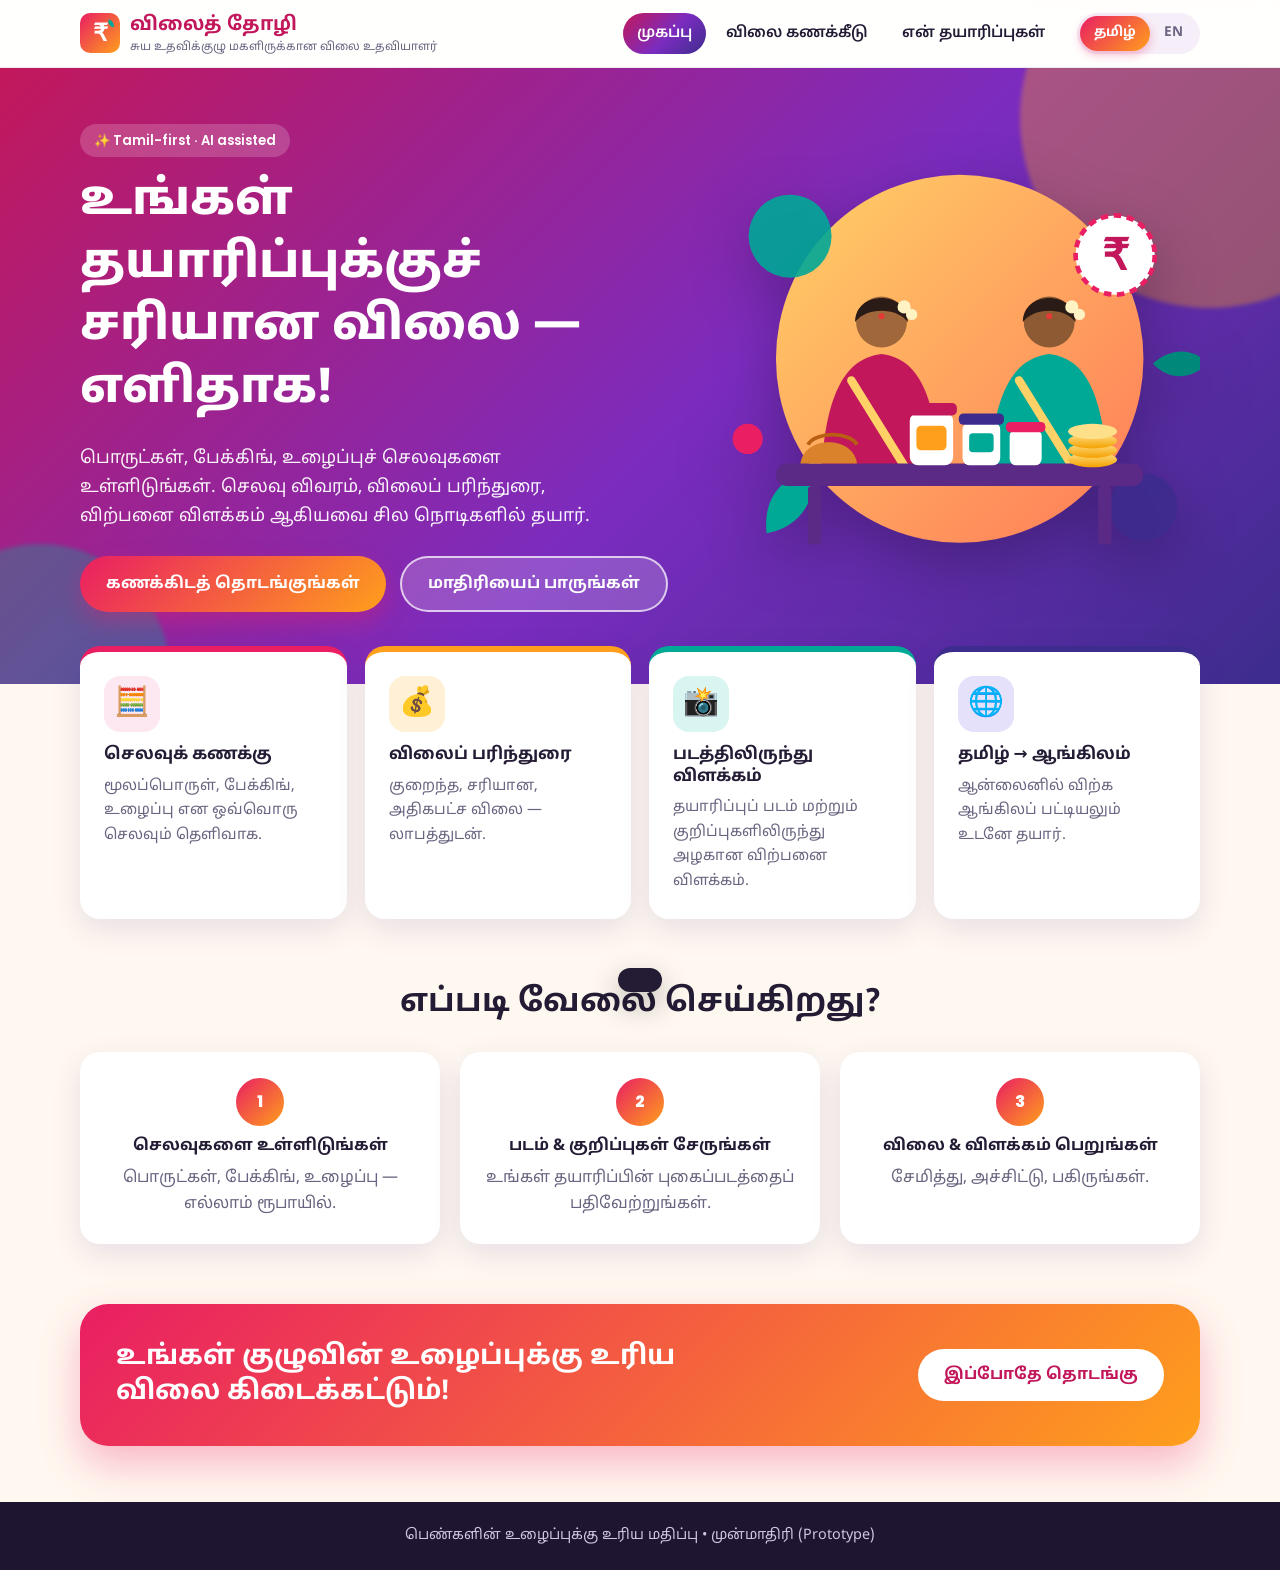
<file: docs/index.html>
<!doctype html>
<html lang="ta">
<head>
  <meta charset="utf-8">
  <meta name="viewport" content="width=device-width, initial-scale=1">
  <title>விலைத் தோழி · VilaiThozhi</title>
  <link rel="preconnect" href="https://fonts.googleapis.com">
  <link rel="preconnect" href="https://fonts.gstatic.com" crossorigin>
  <link href="https://fonts.googleapis.com/css2?family=Noto+Sans+Tamil:wght@400;500;600;700;800&family=Poppins:wght@400;500;600;700;800&display=swap" rel="stylesheet">
  <link rel="icon" href="static/img/logo.svg">
  <link rel="stylesheet" href="static/css/style.css">
</head>
<body>
  <header class="site-header">
    <div class="container header-inner">
      <a class="brand" href="index.html">
        <img src="static/img/logo.svg" alt="" width="40" height="40">
        <span><b data-i18n="brand">விலைத் தோழி</b><small data-i18n="tagline"></small></span>
      </a>
      <nav class="nav">
        <a href="index.html" class="active" data-i18n="nav_home"></a>
        <a href="calculator.html" class="" data-i18n="nav_calc"></a>
        <a href="products.html" class="" data-i18n="nav_products"></a>
      </nav>
      <div class="lang-switch" role="group" aria-label="Language">
        <button class="lang-btn" data-lang="ta">தமிழ்</button>
        <button class="lang-btn" data-lang="en">EN</button>
      </div>
    </div>
  </header>

  <main>
<section class="hero">
  <div class="container hero-grid">
    <div class="hero-text">
      <span class="pill">✨ Tamil-first · AI assisted</span>
      <h1 data-i18n="hero_title"></h1>
      <p data-i18n="hero_sub"></p>
      <div class="hero-cta">
        <a class="btn btn-primary" href="calculator.html" data-i18n="cta_start"></a>
        <a class="btn btn-ghost" href="calculator.html#demo" data-i18n="cta_demo"></a>
      </div>
    </div>
    <div class="hero-art">
      <img src="static/img/hero.svg" alt="Women self-help group members with homemade products">
    </div>
  </div>
</section>

<section class="container features">
  <article class="feature f-pink"><div class="f-icon">🧮</div><h3 data-i18n="f1_t"></h3><p data-i18n="f1_d"></p></article>
  <article class="feature f-saffron"><div class="f-icon">💰</div><h3 data-i18n="f2_t"></h3><p data-i18n="f2_d"></p></article>
  <article class="feature f-teal"><div class="f-icon">📸</div><h3 data-i18n="f3_t"></h3><p data-i18n="f3_d"></p></article>
  <article class="feature f-indigo"><div class="f-icon">🌐</div><h3 data-i18n="f4_t"></h3><p data-i18n="f4_d"></p></article>
</section>

<section class="how">
  <div class="container">
    <h2 class="section-title" data-i18n="how_title"></h2>
    <div class="steps">
      <div class="step"><span class="num">1</span><h4 data-i18n="s1_t"></h4><p data-i18n="s1_d"></p></div>
      <div class="step"><span class="num">2</span><h4 data-i18n="s2_t"></h4><p data-i18n="s2_d"></p></div>
      <div class="step"><span class="num">3</span><h4 data-i18n="s3_t"></h4><p data-i18n="s3_d"></p></div>
    </div>
  </div>
</section>

<section class="container">
  <div class="band">
    <h2 data-i18n="band_title"></h2>
    <a class="btn btn-light" href="calculator.html" data-i18n="band_btn"></a>
  </div>
</section>
</main>

  <footer class="site-footer">
    <div class="container">
      <span data-i18n="footer"></span>
    </div>
  </footer>

  <div id="toast" class="toast" role="status" aria-live="polite"></div>
  <script src="static/js/local-api.js"></script>
  <script src="static/js/i18n.js"></script>
  <script src="static/js/app.js"></script>
</body>
</html>
</file>
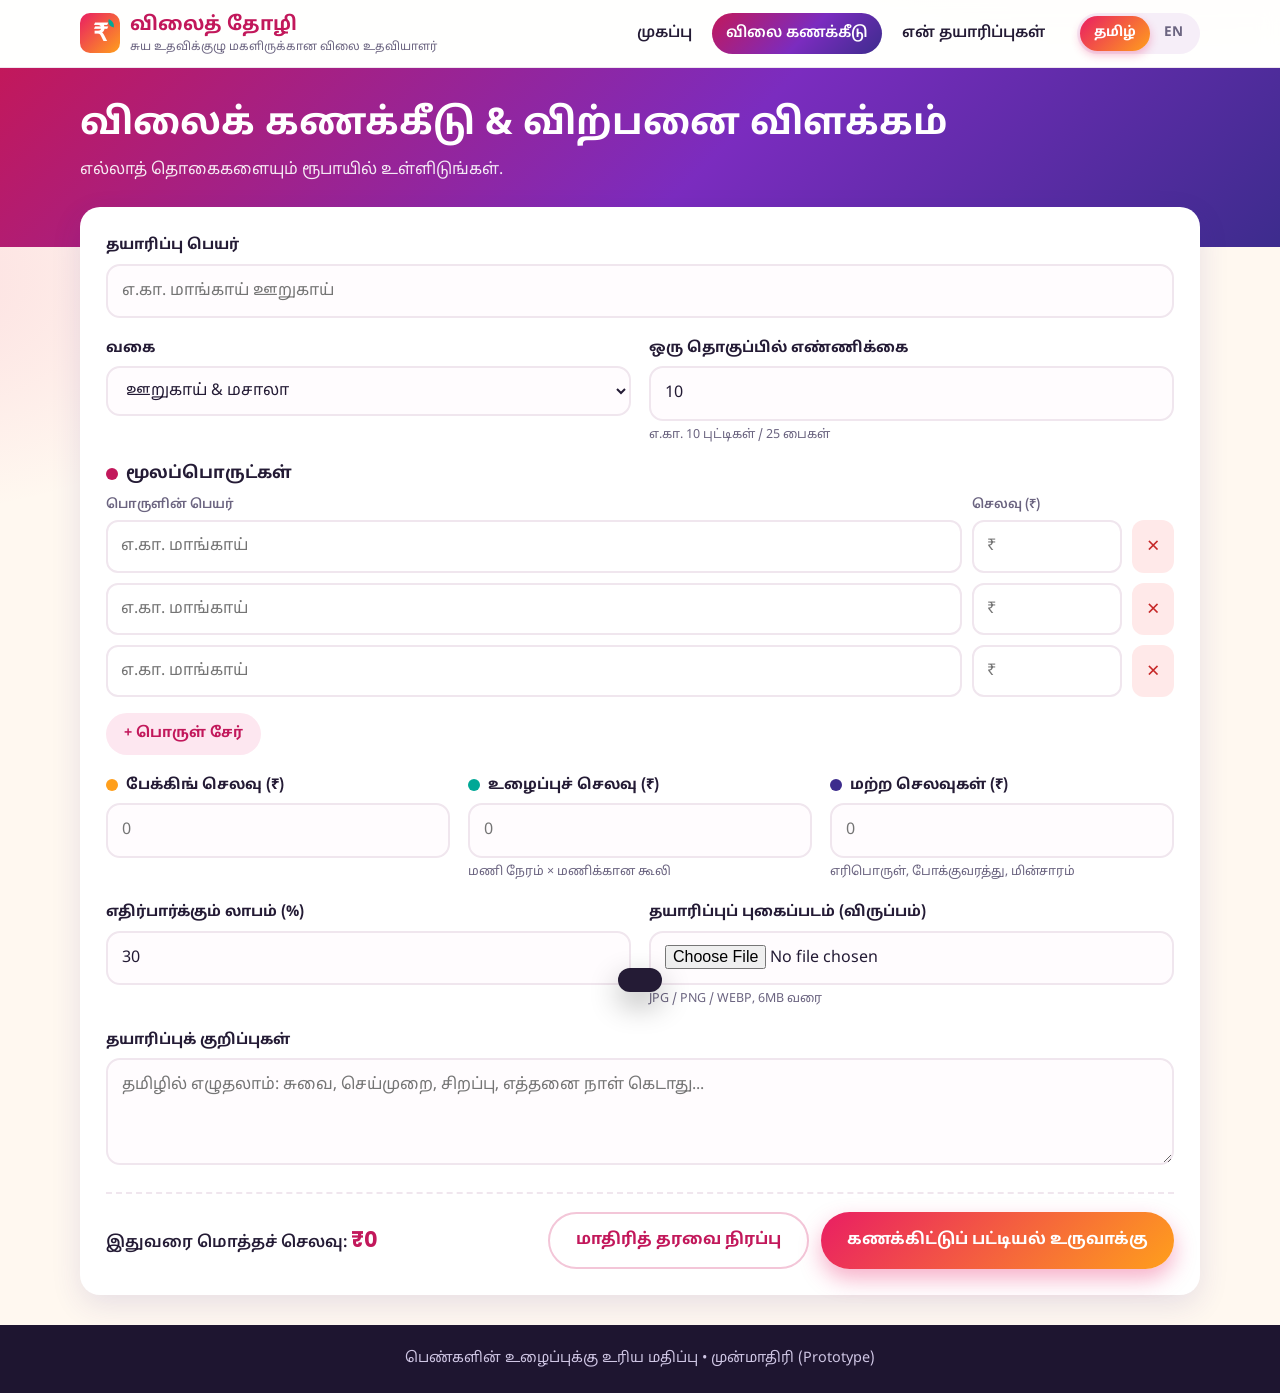
<file: docs/calculator.html>
<!doctype html>
<html lang="ta">
<head>
  <meta charset="utf-8">
  <meta name="viewport" content="width=device-width, initial-scale=1">
  <title>விலை கணக்கீடு · VilaiThozhi</title>
  <link rel="preconnect" href="https://fonts.googleapis.com">
  <link rel="preconnect" href="https://fonts.gstatic.com" crossorigin>
  <link href="https://fonts.googleapis.com/css2?family=Noto+Sans+Tamil:wght@400;500;600;700;800&family=Poppins:wght@400;500;600;700;800&display=swap" rel="stylesheet">
  <link rel="icon" href="static/img/logo.svg">
  <link rel="stylesheet" href="static/css/style.css">
</head>
<body>
  <header class="site-header">
    <div class="container header-inner">
      <a class="brand" href="index.html">
        <img src="static/img/logo.svg" alt="" width="40" height="40">
        <span><b data-i18n="brand">விலைத் தோழி</b><small data-i18n="tagline"></small></span>
      </a>
      <nav class="nav">
        <a href="index.html" class="" data-i18n="nav_home"></a>
        <a href="calculator.html" class="active" data-i18n="nav_calc"></a>
        <a href="products.html" class="" data-i18n="nav_products"></a>
      </nav>
      <div class="lang-switch" role="group" aria-label="Language">
        <button class="lang-btn" data-lang="ta">தமிழ்</button>
        <button class="lang-btn" data-lang="en">EN</button>
      </div>
    </div>
  </header>

  <main>
<section class="page-head">
  <div class="container">
    <h1 data-i18n="calc_title"></h1>
    <p data-i18n="calc_sub"></p>
  </div>
</section>

<div class="container">
  <form id="calc-form" class="card form-card" autocomplete="off">
    <div class="form-grid">
      <div class="field span-2">
        <label for="name" data-i18n="lbl_name"></label>
        <input id="name" type="text" maxlength="120" data-i18n-ph="ph_name" required>
      </div>
      <div class="field">
        <label for="category" data-i18n="lbl_cat"></label>
        <select id="category">
          <option value="pickle" data-i18n="cat_pickle"></option>
          <option value="food" data-i18n="cat_food"></option>
          <option value="handicraft" data-i18n="cat_handicraft"></option>
          <option value="textile" data-i18n="cat_textile"></option>
          <option value="beauty" data-i18n="cat_beauty"></option>
          <option value="other" data-i18n="cat_other"></option>
        </select>
      </div>
      <div class="field">
        <label for="units" data-i18n="lbl_units"></label>
        <input id="units" type="number" min="1" step="1" value="10" inputmode="numeric" required>
        <small class="hint" data-i18n="hint_units"></small>
      </div>
    </div>

    <h3 class="sec-title"><span class="dot d1"></span><span data-i18n="sec_ing"></span></h3>
    <div class="ing-head"><span data-i18n="lbl_item"></span><span data-i18n="lbl_cost"></span><span></span></div>
    <div id="ing-rows"></div>
    <button type="button" id="btn-add" class="btn btn-soft" data-i18n="btn_add"></button>

    <div class="form-grid three">
      <div class="field">
        <label for="packaging"><span class="dot d2"></span><span data-i18n="lbl_pack"></span></label>
        <input id="packaging" type="number" min="0" step="0.01" inputmode="decimal" placeholder="0">
      </div>
      <div class="field">
        <label for="labour"><span class="dot d3"></span><span data-i18n="lbl_labour"></span></label>
        <input id="labour" type="number" min="0" step="0.01" inputmode="decimal" placeholder="0">
        <small class="hint" data-i18n="hint_labour"></small>
      </div>
      <div class="field">
        <label for="other"><span class="dot d4"></span><span data-i18n="lbl_other"></span></label>
        <input id="other" type="number" min="0" step="0.01" inputmode="decimal" placeholder="0">
        <small class="hint" data-i18n="hint_other"></small>
      </div>
    </div>

    <div class="form-grid">
      <div class="field">
        <label for="margin" data-i18n="lbl_margin"></label>
        <input id="margin" type="number" min="5" max="300" step="1" value="30" inputmode="numeric">
      </div>
      <div class="field">
        <label for="photo" data-i18n="lbl_photo"></label>
        <input id="photo" type="file" accept="image/jpeg,image/png,image/webp">
        <small class="hint" data-i18n="photo_hint"></small>
      </div>
      <div class="field span-2">
        <label for="notes" data-i18n="lbl_notes"></label>
        <textarea id="notes" rows="3" maxlength="1500" data-i18n-ph="ph_notes"></textarea>
      </div>
    </div>

    <div class="form-foot">
      <div class="live"><span data-i18n="live_total"></span>: <b id="live-total">₹0</b></div>
      <div class="actions">
        <button type="button" id="btn-demo" class="btn btn-ghost-dark" data-i18n="btn_demo"></button>
        <button type="submit" id="btn-generate" class="btn btn-primary" data-i18n="btn_generate"></button>
      </div>
    </div>
  </form>

  <div id="results" class="results" hidden></div>
</div>
</main>

  <footer class="site-footer">
    <div class="container">
      <span data-i18n="footer"></span>
    </div>
  </footer>

  <div id="toast" class="toast" role="status" aria-live="polite"></div>
  <script src="static/js/local-api.js"></script>
  <script src="static/js/i18n.js"></script>
  <script src="static/js/app.js"></script>
</body>
</html>
</file>
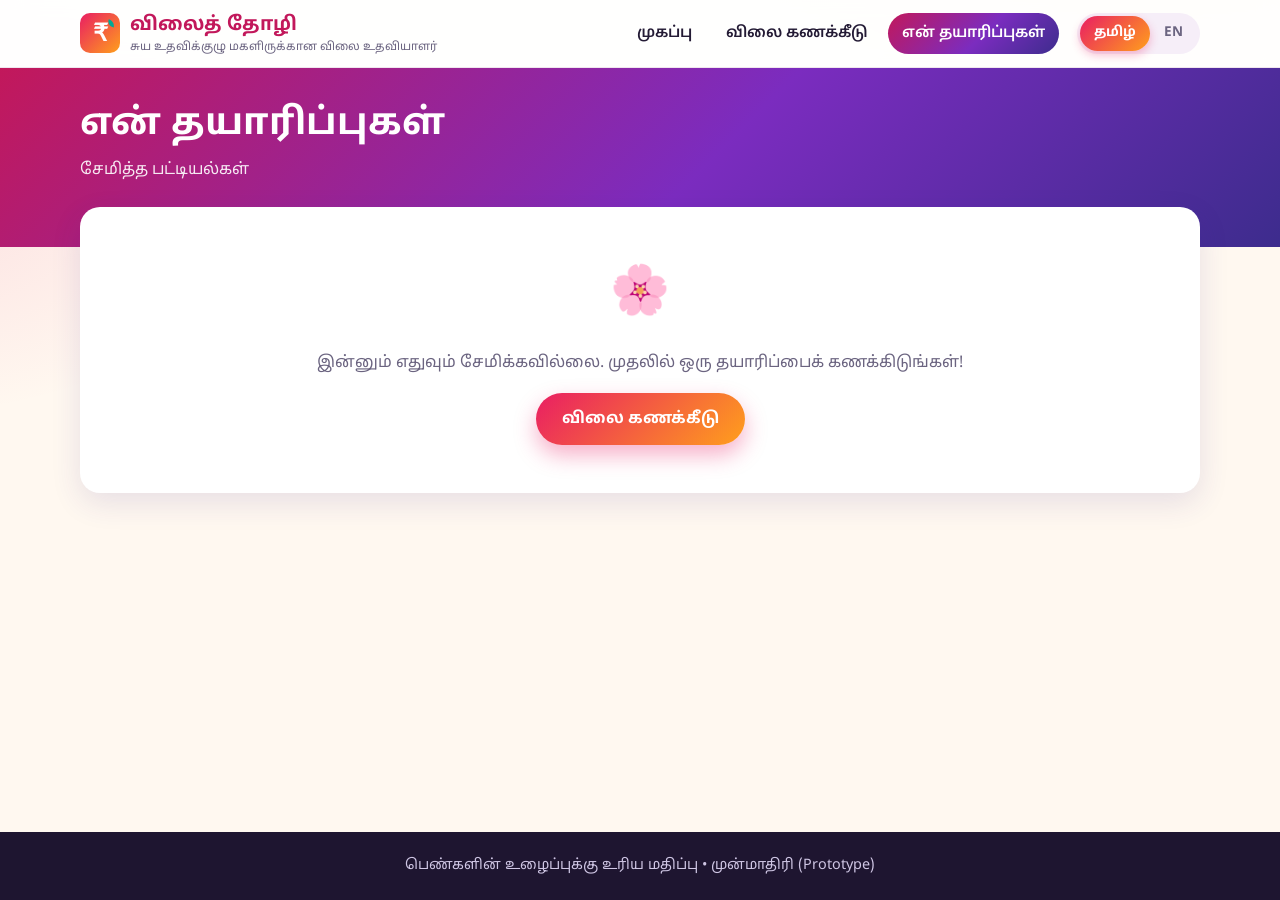
<file: docs/products.html>
<!doctype html>
<html lang="ta">
<head>
  <meta charset="utf-8">
  <meta name="viewport" content="width=device-width, initial-scale=1">
  <title>என் தயாரிப்புகள் · VilaiThozhi</title>
  <link rel="preconnect" href="https://fonts.googleapis.com">
  <link rel="preconnect" href="https://fonts.gstatic.com" crossorigin>
  <link href="https://fonts.googleapis.com/css2?family=Noto+Sans+Tamil:wght@400;500;600;700;800&family=Poppins:wght@400;500;600;700;800&display=swap" rel="stylesheet">
  <link rel="icon" href="static/img/logo.svg">
  <link rel="stylesheet" href="static/css/style.css">
</head>
<body>
  <header class="site-header">
    <div class="container header-inner">
      <a class="brand" href="index.html">
        <img src="static/img/logo.svg" alt="" width="40" height="40">
        <span><b data-i18n="brand">விலைத் தோழி</b><small data-i18n="tagline"></small></span>
      </a>
      <nav class="nav">
        <a href="index.html" class="" data-i18n="nav_home"></a>
        <a href="calculator.html" class="" data-i18n="nav_calc"></a>
        <a href="products.html" class="active" data-i18n="nav_products"></a>
      </nav>
      <div class="lang-switch" role="group" aria-label="Language">
        <button class="lang-btn" data-lang="ta">தமிழ்</button>
        <button class="lang-btn" data-lang="en">EN</button>
      </div>
    </div>
  </header>

  <main>
<section class="page-head">
  <div class="container">
    <h1 data-i18n="prod_title"></h1>
    <p data-i18n="prod_sub"></p>
  </div>
</section>
<div class="container">
  <div id="products-grid" class="products-grid"></div>
</div>
</main>

  <footer class="site-footer">
    <div class="container">
      <span data-i18n="footer"></span>
    </div>
  </footer>

  <div id="toast" class="toast" role="status" aria-live="polite"></div>
  <script src="static/js/local-api.js"></script>
  <script src="static/js/i18n.js"></script>
  <script src="static/js/app.js"></script>
</body>
</html>
</file>
<file: docs/static/css/style.css>
/* ===== VilaiThozhi — vibrant, professional theme ===== */
:root{
  --pink:#E91E63; --magenta:#C2185B; --saffron:#FF9F1C; --teal:#00A896; --indigo:#3D2C8D;
  --ink:#241B35; --muted:#6B6480; --cream:#FFF8F0; --card:#FFFFFF; --line:#F0E6EE;
  --grad: linear-gradient(135deg,#C2185B 0%,#7B2CBF 55%,#3D2C8D 100%);
  --grad-warm: linear-gradient(135deg,#E91E63,#FF9F1C);
  --shadow: 0 10px 30px rgba(61,44,141,.12);
  --radius: 20px;
}
*{box-sizing:border-box}
html{scroll-behavior:smooth}
body{
  margin:0; color:var(--ink); line-height:1.65;
  font-family:'Noto Sans Tamil','Poppins',system-ui,-apple-system,'Segoe UI',sans-serif;
  background:
    radial-gradient(900px 400px at 90% -10%, rgba(255,159,28,.18), transparent 60%),
    radial-gradient(700px 400px at -10% 20%, rgba(233,30,99,.12), transparent 60%),
    var(--cream);
  min-height:100vh; display:flex; flex-direction:column;
}
main{flex:1}
.container{width:min(1120px,92%); margin-inline:auto}
img{max-width:100%}
h1,h2,h3,h4{line-height:1.3; margin:0 0 .5em}
[hidden]{display:none!important}

/* header */
.site-header{position:sticky; top:0; z-index:50; background:rgba(255,255,255,.92); backdrop-filter:blur(10px); border-bottom:1px solid var(--line)}
.header-inner{display:flex; align-items:center; gap:18px; padding:10px 0; flex-wrap:wrap}
.brand{display:flex; align-items:center; gap:10px; text-decoration:none; color:var(--ink)}
.brand b{display:block; font-size:1.2rem; color:var(--magenta)}
.brand small{display:block; font-size:.72rem; color:var(--muted); margin-top:-4px}
.nav{display:flex; gap:6px; margin-left:auto; flex-wrap:wrap}
.nav a{padding:8px 14px; border-radius:999px; text-decoration:none; color:var(--ink); font-weight:600; font-size:.95rem; transition:.2s}
.nav a:hover{background:#FDE7F0}
.nav a.active{background:var(--grad); color:#fff}
.lang-switch{display:flex; background:#F6EEF8; border-radius:999px; padding:3px}
.lang-btn{border:0; background:transparent; padding:6px 14px; border-radius:999px; cursor:pointer; font:inherit; font-weight:700; font-size:.85rem; color:var(--muted)}
.lang-btn.active{background:var(--grad-warm); color:#fff; box-shadow:0 4px 10px rgba(233,30,99,.3)}

/* buttons */
.btn{display:inline-flex; align-items:center; justify-content:center; gap:8px; padding:13px 26px; border-radius:999px; border:0; font:inherit; font-weight:700; cursor:pointer; text-decoration:none; transition:transform .15s, box-shadow .2s; font-size:1rem}
.btn:hover{transform:translateY(-2px)}
.btn:disabled{opacity:.6; cursor:wait; transform:none}
.btn-primary{background:var(--grad-warm); color:#fff; box-shadow:0 10px 22px rgba(233,30,99,.35)}
.btn-ghost{background:rgba(255,255,255,.18); color:#fff; border:2px solid rgba(255,255,255,.7)}
.btn-ghost-dark{background:#fff; color:var(--magenta); border:2px solid #F3C6D8}
.btn-light{background:#fff; color:var(--magenta)}
.btn-soft{background:#FDE7F0; color:var(--magenta); padding:9px 18px; font-size:.9rem; margin:6px 0 18px}
.btn-sm{padding:8px 16px; font-size:.85rem}
.btn-danger{background:#FFE9E9; color:#C62828}

/* hero */
.hero{background:var(--grad); color:#fff; position:relative; overflow:hidden; padding:56px 0 72px}
.hero::before,.hero::after{content:""; position:absolute; border-radius:50%; filter:blur(2px)}
.hero::before{width:380px; height:380px; right:-120px; top:-140px; background:rgba(255,159,28,.35)}
.hero::after{width:260px; height:260px; left:-90px; bottom:-120px; background:rgba(0,168,150,.35)}
.hero-grid{display:grid; grid-template-columns:1.1fr .9fr; gap:30px; align-items:center; position:relative; z-index:1}
.pill{display:inline-block; background:rgba(255,255,255,.18); padding:6px 14px; border-radius:999px; font-size:.82rem; font-weight:600; margin-bottom:14px; font-family:'Poppins',sans-serif}
.hero h1{font-size:clamp(1.9rem,4.2vw,3rem); font-weight:800}
.hero p{font-size:1.1rem; opacity:.95; max-width:540px}
.hero-cta{display:flex; gap:14px; flex-wrap:wrap; margin-top:24px}
.hero-art img{width:100%; filter:drop-shadow(0 20px 30px rgba(0,0,0,.25)); animation:float 6s ease-in-out infinite}
@keyframes float{50%{transform:translateY(-10px)}}

/* features */
.features{display:grid; grid-template-columns:repeat(4,1fr); gap:18px; margin-top:-38px; position:relative; z-index:2}
.feature{background:var(--card); border-radius:var(--radius); padding:24px; box-shadow:var(--shadow); border-top:6px solid; transition:.25s}
.feature:hover{transform:translateY(-6px)}
.feature h3{font-size:1.05rem}
.feature p{color:var(--muted); margin:0; font-size:.93rem}
.f-icon{font-size:1.8rem; width:56px; height:56px; display:grid; place-items:center; border-radius:16px; margin-bottom:12px}
.f-pink{border-color:var(--pink)} .f-pink .f-icon{background:#FDE7F0}
.f-saffron{border-color:var(--saffron)} .f-saffron .f-icon{background:#FFF0D6}
.f-teal{border-color:var(--teal)} .f-teal .f-icon{background:#D9F5F1}
.f-indigo{border-color:var(--indigo)} .f-indigo .f-icon{background:#E6E1FA}

/* how it works */
.how{padding:64px 0 24px}
.section-title{text-align:center; font-size:clamp(1.5rem,3vw,2rem); margin-bottom:28px}
.steps{display:grid; grid-template-columns:repeat(3,1fr); gap:20px}
.step{background:#fff; border-radius:var(--radius); padding:26px; text-align:center; box-shadow:var(--shadow)}
.step .num{width:48px; height:48px; border-radius:50%; background:var(--grad-warm); color:#fff; display:inline-grid; place-items:center; font-weight:800; font-family:'Poppins',sans-serif; margin-bottom:10px}
.step p{color:var(--muted); margin:0}
.band{background:var(--grad-warm); border-radius:28px; padding:36px; margin:36px 0 56px; display:flex; align-items:center; justify-content:space-between; gap:20px; flex-wrap:wrap; color:#fff; box-shadow:0 18px 40px rgba(233,30,99,.3)}
.band h2{margin:0; font-size:clamp(1.2rem,2.6vw,1.7rem); max-width:640px}

/* page head */
.page-head{background:var(--grad); color:#fff; padding:34px 0 64px; margin-bottom:-40px}
.page-head h1{font-size:clamp(1.6rem,3.4vw,2.3rem); margin-bottom:.2em}
.page-head p{margin:0; opacity:.9}

/* cards & forms */
.card{background:var(--card); border-radius:var(--radius); box-shadow:var(--shadow); padding:26px}
.form-card{margin-bottom:30px}
.form-grid{display:grid; grid-template-columns:repeat(2,1fr); gap:18px; margin-bottom:18px}
.form-grid.three{grid-template-columns:repeat(3,1fr)}
.span-2{grid-column:span 2}
.field label{display:flex; align-items:center; gap:8px; font-weight:700; font-size:.92rem; margin-bottom:6px}
.field input,.field select,.field textarea,.lang-col input,.lang-col textarea{
  width:100%; padding:12px 14px; border:2px solid var(--line); border-radius:14px; font:inherit; background:#FFFCFE; color:var(--ink); transition:.2s}
.field input:focus,.field select:focus,.field textarea:focus,.lang-col input:focus,.lang-col textarea:focus{outline:none; border-color:var(--pink); box-shadow:0 0 0 4px rgba(233,30,99,.12)}
.hint{display:block; color:var(--muted); font-size:.78rem; margin-top:4px}
.sec-title{display:flex; align-items:center; gap:8px; margin:6px 0 10px; font-size:1.05rem}
.dot{width:12px; height:12px; border-radius:50%; display:inline-block}
.d1{background:var(--magenta)} .d2{background:var(--saffron)} .d3{background:var(--teal)} .d4{background:var(--indigo)}
.ing-head,.ing-row{display:grid; grid-template-columns:1fr 150px 42px; gap:10px}
.ing-head{font-size:.8rem; color:var(--muted); font-weight:600; margin-bottom:4px}
.ing-row{margin-bottom:10px}
.ing-row input{padding:11px 13px; border:2px solid var(--line); border-radius:12px; font:inherit; width:100%}
.ing-row input:focus{outline:none; border-color:var(--pink)}
.icon-btn{border:0; background:#FFE9E9; color:#C62828; border-radius:12px; cursor:pointer; font-weight:700}
.form-foot{display:flex; justify-content:space-between; align-items:center; gap:16px; flex-wrap:wrap; border-top:2px dashed var(--line); padding-top:18px; margin-top:6px}
.live{font-weight:600} .live b{color:var(--magenta); font-size:1.3rem; font-family:'Poppins',sans-serif}
.actions{display:flex; gap:12px; flex-wrap:wrap}

/* results */
.results{margin-bottom:60px; animation:rise .5s ease}
@keyframes rise{from{opacity:0; transform:translateY(16px)}}
.result-head{display:flex; align-items:center; justify-content:space-between; gap:12px; flex-wrap:wrap; margin-bottom:12px}
.result-head h2{margin:0}
.badge{padding:6px 14px; border-radius:999px; font-size:.82rem; font-weight:700}
.badge-ai{background:#E6E1FA; color:var(--indigo)} .badge-off{background:#FFF0D6; color:#B26A00}
.stats{display:grid; grid-template-columns:repeat(5,1fr); gap:14px; margin-bottom:20px}
.stat{border-radius:18px; padding:16px 18px; color:#fff; box-shadow:var(--shadow); display:flex; flex-direction:column; gap:2px}
.stat span{font-size:.8rem; opacity:.92}
.stat b{font-size:1.45rem; font-family:'Poppins',sans-serif}
.s1{background:linear-gradient(135deg,#3D2C8D,#6A4DE0)}
.s2{background:linear-gradient(135deg,#00A896,#00C9A7)}
.s3{background:linear-gradient(135deg,#FF9F1C,#FFB84D)}
.s4{background:linear-gradient(135deg,#C2185B,#E91E63); transform:scale(1.04); box-shadow:0 16px 30px rgba(233,30,99,.35)}
.s5{background:linear-gradient(135deg,#7B2CBF,#A855F7)}
.grid-2{display:grid; grid-template-columns:1fr 1fr; gap:20px; margin-bottom:20px}
.donut-wrap{display:flex; align-items:center; gap:24px; flex-wrap:wrap}
.donut{width:180px; height:180px; border-radius:50%; display:grid; place-items:center; flex:none}
.donut-hole{width:112px; height:112px; border-radius:50%; background:#fff; display:flex; flex-direction:column; align-items:center; justify-content:center; box-shadow:inset 0 2px 8px rgba(0,0,0,.08)}
.donut-hole b{font-family:'Poppins',sans-serif; font-size:1.15rem; color:var(--magenta)}
.donut-hole small{color:var(--muted); font-size:.72rem; text-align:center}
.legend{list-style:none; margin:0; padding:0; display:grid; gap:10px; flex:1; min-width:170px}
.legend li{display:flex; align-items:center; gap:10px; font-size:.92rem}
.legend .sw{width:14px; height:14px; border-radius:5px; flex:none}
.legend .amt{margin-left:auto; font-weight:700; font-family:'Poppins',sans-serif; font-size:.88rem}
.explain{font-size:1.02rem; margin:0; background:#FFF8E6; border-left:5px solid var(--saffron); padding:14px 16px; border-radius:12px}
.warn{margin-top:10px; font-size:.85rem; color:#B26A00}
.listing-top{display:grid; grid-template-columns:200px 1fr; gap:22px; margin-bottom:18px}
.listing-img{width:100%; aspect-ratio:1; object-fit:cover; border-radius:18px; box-shadow:var(--shadow)}
.listing-img.placeholder{display:grid; place-items:center; font-size:3.4rem; background:linear-gradient(135deg,#FDE7F0,#FFF0D6)}
.lang-cols{display:grid; grid-template-columns:1fr 1fr; gap:18px}
.lang-col h4{display:inline-block; background:var(--grad); color:#fff; padding:4px 14px; border-radius:999px; font-size:.85rem}
.lang-col label{display:block; font-weight:700; font-size:.85rem; margin:8px 0 4px}
.tags{display:flex; gap:8px; flex-wrap:wrap; margin-top:10px}
.tag{background:#D9F5F1; color:#00796B; padding:4px 12px; border-radius:999px; font-size:.8rem; font-weight:600}
.listing-actions{display:flex; gap:10px; flex-wrap:wrap; margin-top:18px}

/* products */
.products-grid{display:grid; grid-template-columns:repeat(auto-fill,minmax(300px,1fr)); gap:22px; margin-bottom:60px}
.p-card{background:#fff; border-radius:var(--radius); overflow:hidden; box-shadow:var(--shadow); display:flex; flex-direction:column; transition:.25s}
.p-card:hover{transform:translateY(-6px)}
.p-card img,.p-card .ph{width:100%; height:190px; object-fit:cover; display:grid; place-items:center; font-size:3rem; background:linear-gradient(135deg,#FDE7F0,#FFF0D6)}
.p-body{padding:18px; display:flex; flex-direction:column; gap:8px; flex:1}
.p-body h3{margin:0; font-size:1.1rem}
.p-cat{align-self:flex-start; background:#E6E1FA; color:var(--indigo); font-size:.75rem; font-weight:700; padding:3px 10px; border-radius:999px}
.p-prices{display:flex; gap:14px; align-items:baseline}
.p-prices .big{font-size:1.5rem; font-weight:800; color:var(--magenta); font-family:'Poppins',sans-serif}
.p-prices small{color:var(--muted)}
.p-desc{color:var(--muted); font-size:.9rem; margin:0; display:-webkit-box; -webkit-line-clamp:4; -webkit-box-orient:vertical; overflow:hidden; white-space:pre-line}
.p-actions{display:flex; gap:8px; margin-top:auto; padding-top:8px}
.empty{grid-column:1/-1; text-align:center; background:#fff; border-radius:var(--radius); padding:48px 20px; box-shadow:var(--shadow); color:var(--muted)}
.empty .big{font-size:3rem}

.site-footer{background:#1E1530; color:#CFC6E4; padding:22px 0; text-align:center; font-size:.9rem}
.toast{position:fixed; left:50%; bottom:28px; transform:translate(-50%,120px); background:#241B35; color:#fff; padding:12px 22px; border-radius:999px; font-weight:600; box-shadow:0 12px 30px rgba(0,0,0,.3); transition:.35s; z-index:100; max-width:90%}
.toast.show{transform:translate(-50%,0)} .toast.err{background:#C62828}

/* responsive */
@media (max-width:960px){
  .features{grid-template-columns:repeat(2,1fr)}
  .stats{grid-template-columns:repeat(2,1fr)} .s4{transform:none}
  .grid-2,.lang-cols{grid-template-columns:1fr}
  .hero-grid{grid-template-columns:1fr} .hero-art{max-width:420px; margin:auto}
}
@media (max-width:640px){
  .features,.steps,.form-grid,.form-grid.three{grid-template-columns:1fr}
  .span-2{grid-column:auto}
  .listing-top{grid-template-columns:1fr}
  .ing-head,.ing-row{grid-template-columns:1fr 110px 40px}
  .nav{order:3; width:100%; margin-left:0; justify-content:center}
  .lang-switch{margin-left:auto}
}
@media print{
  .site-header,.site-footer,.form-card,.listing-actions,.p-actions,.toast,.page-head,.hero{display:none!important}
  body{background:#fff} .card,.p-card{box-shadow:none; border:1px solid #ddd}
}
</file>
